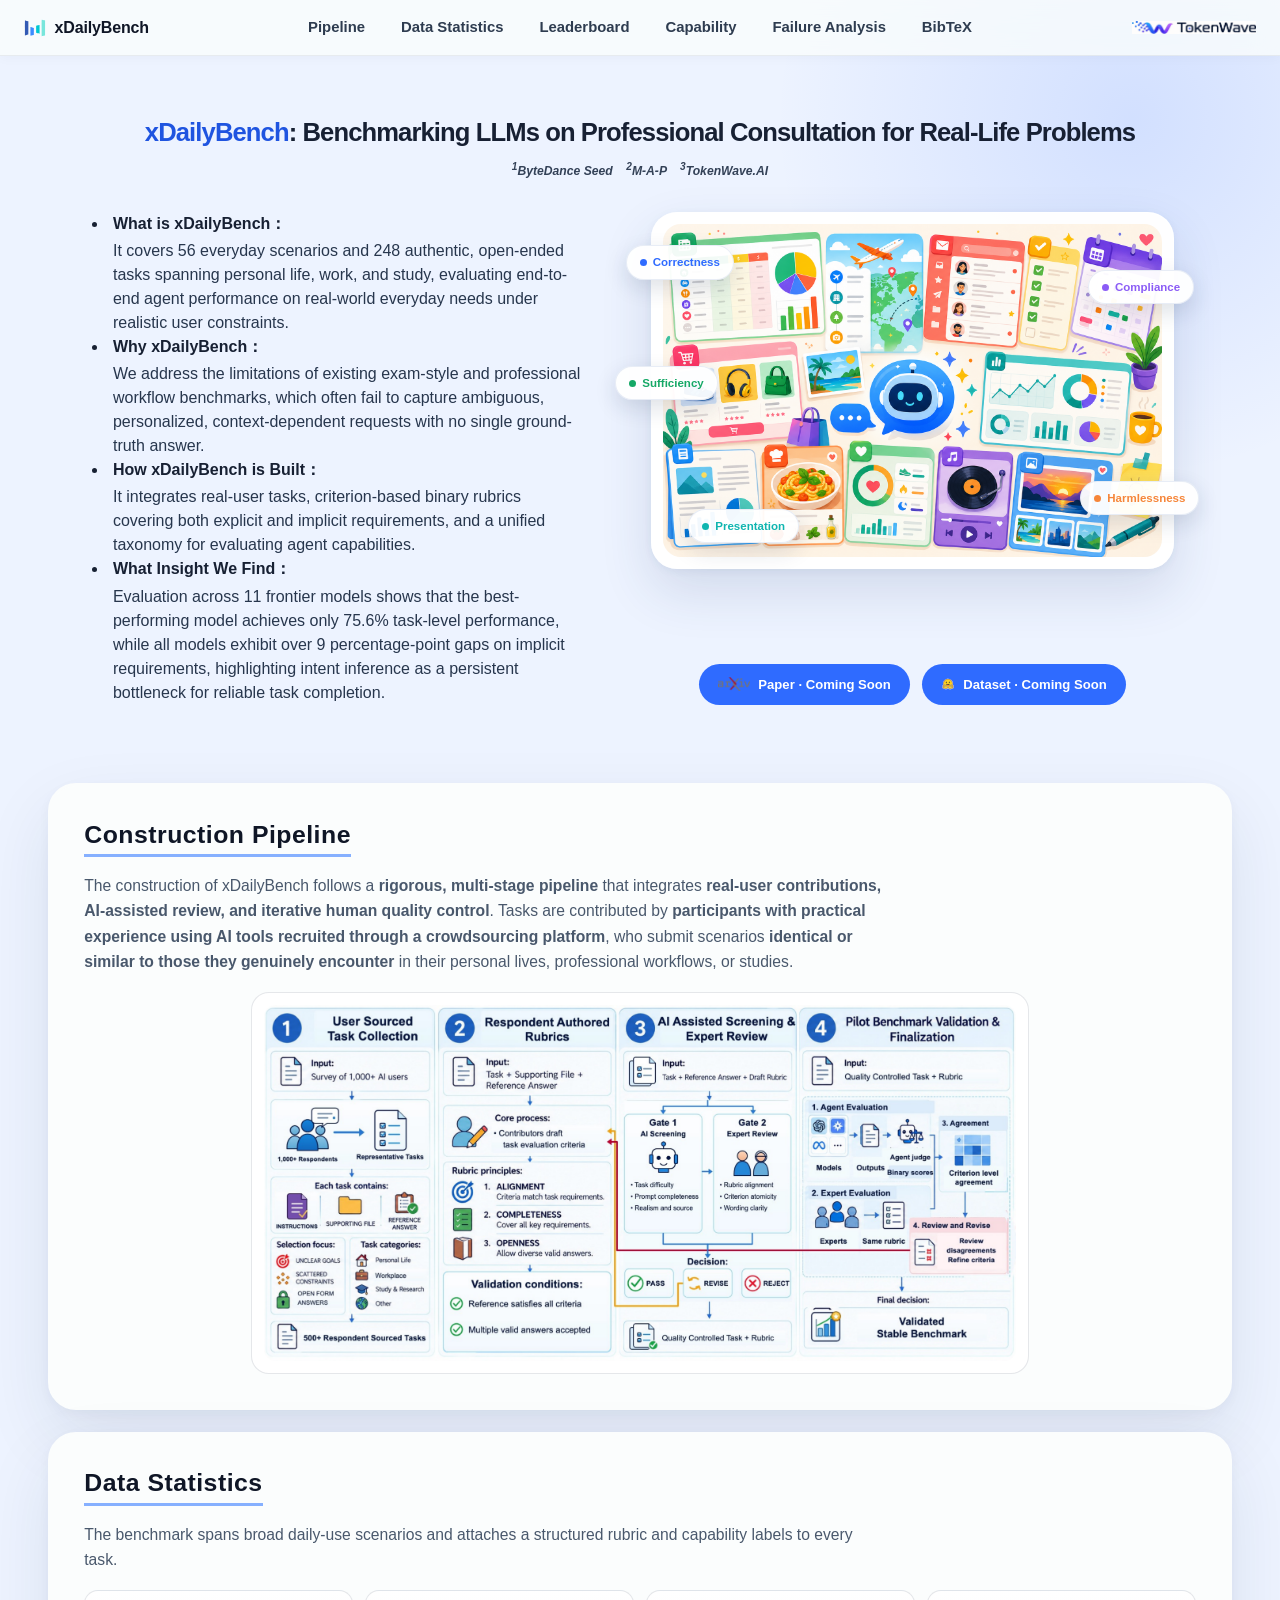
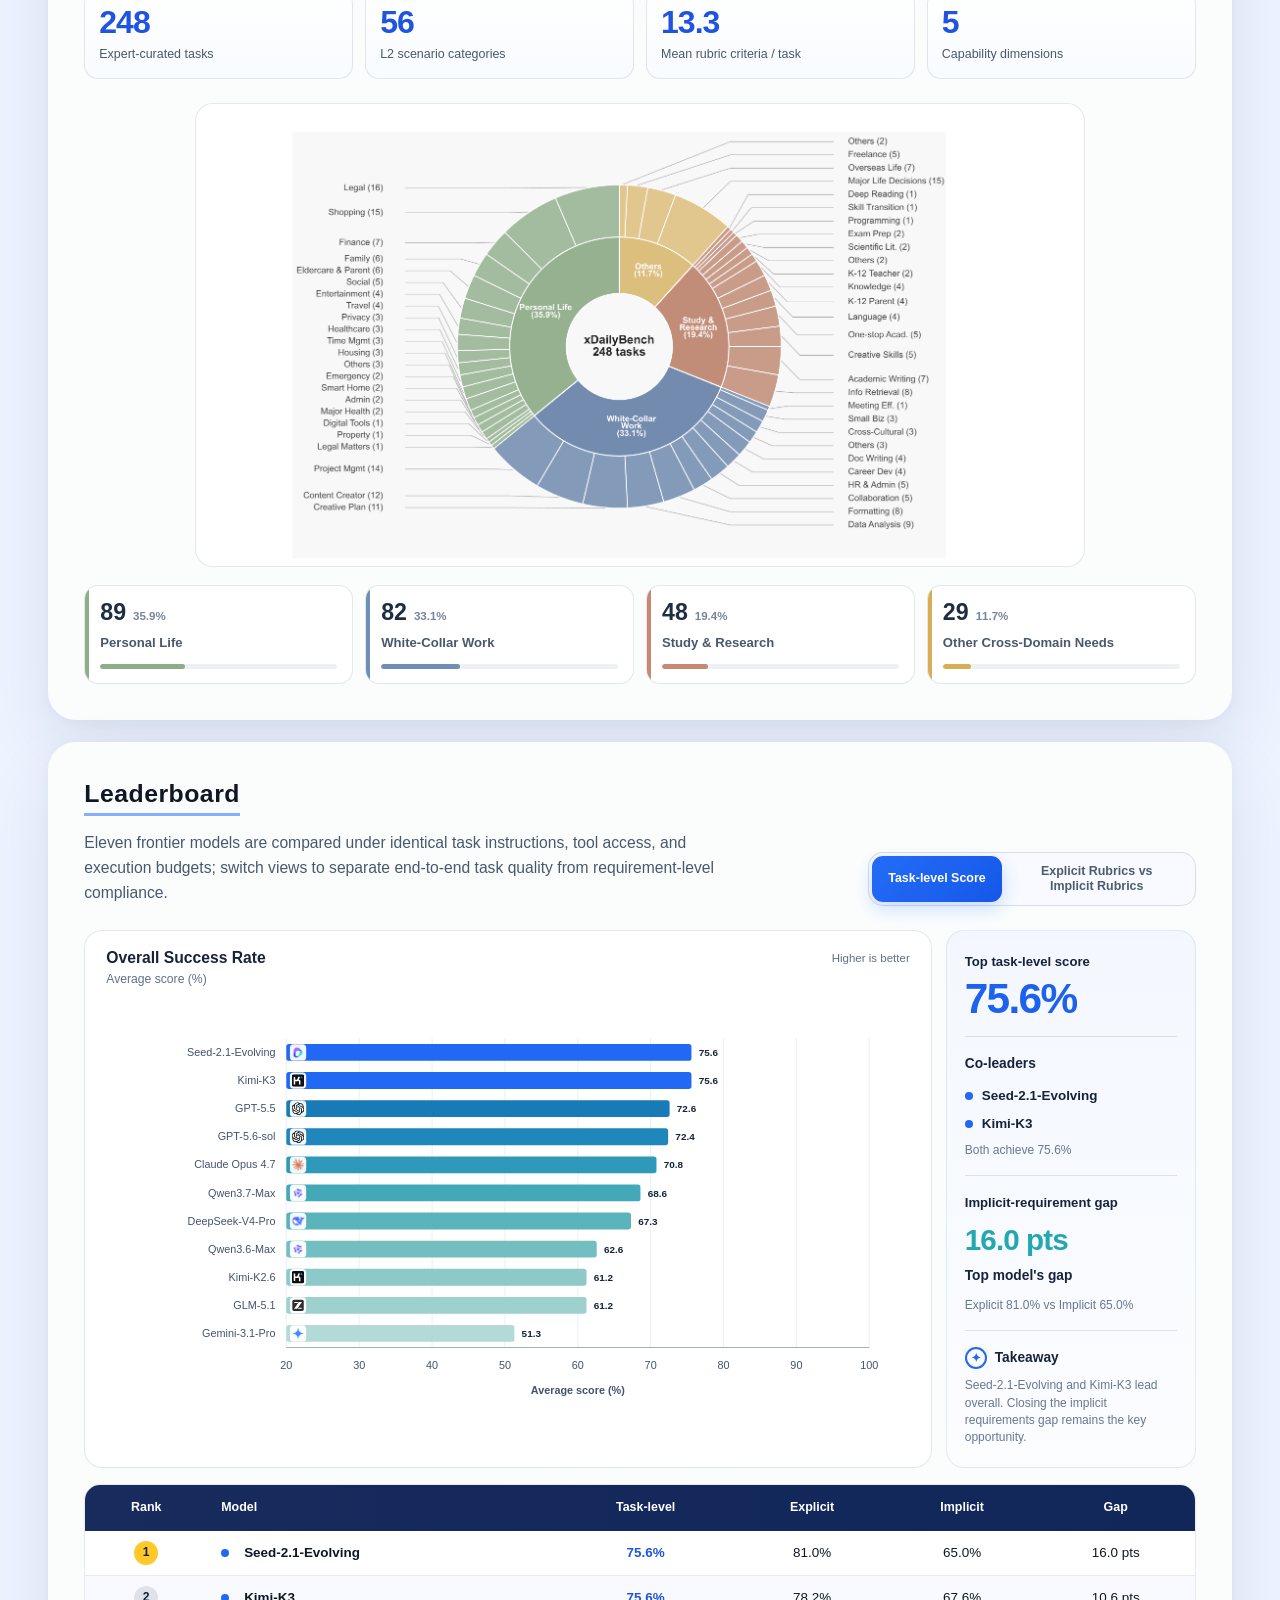
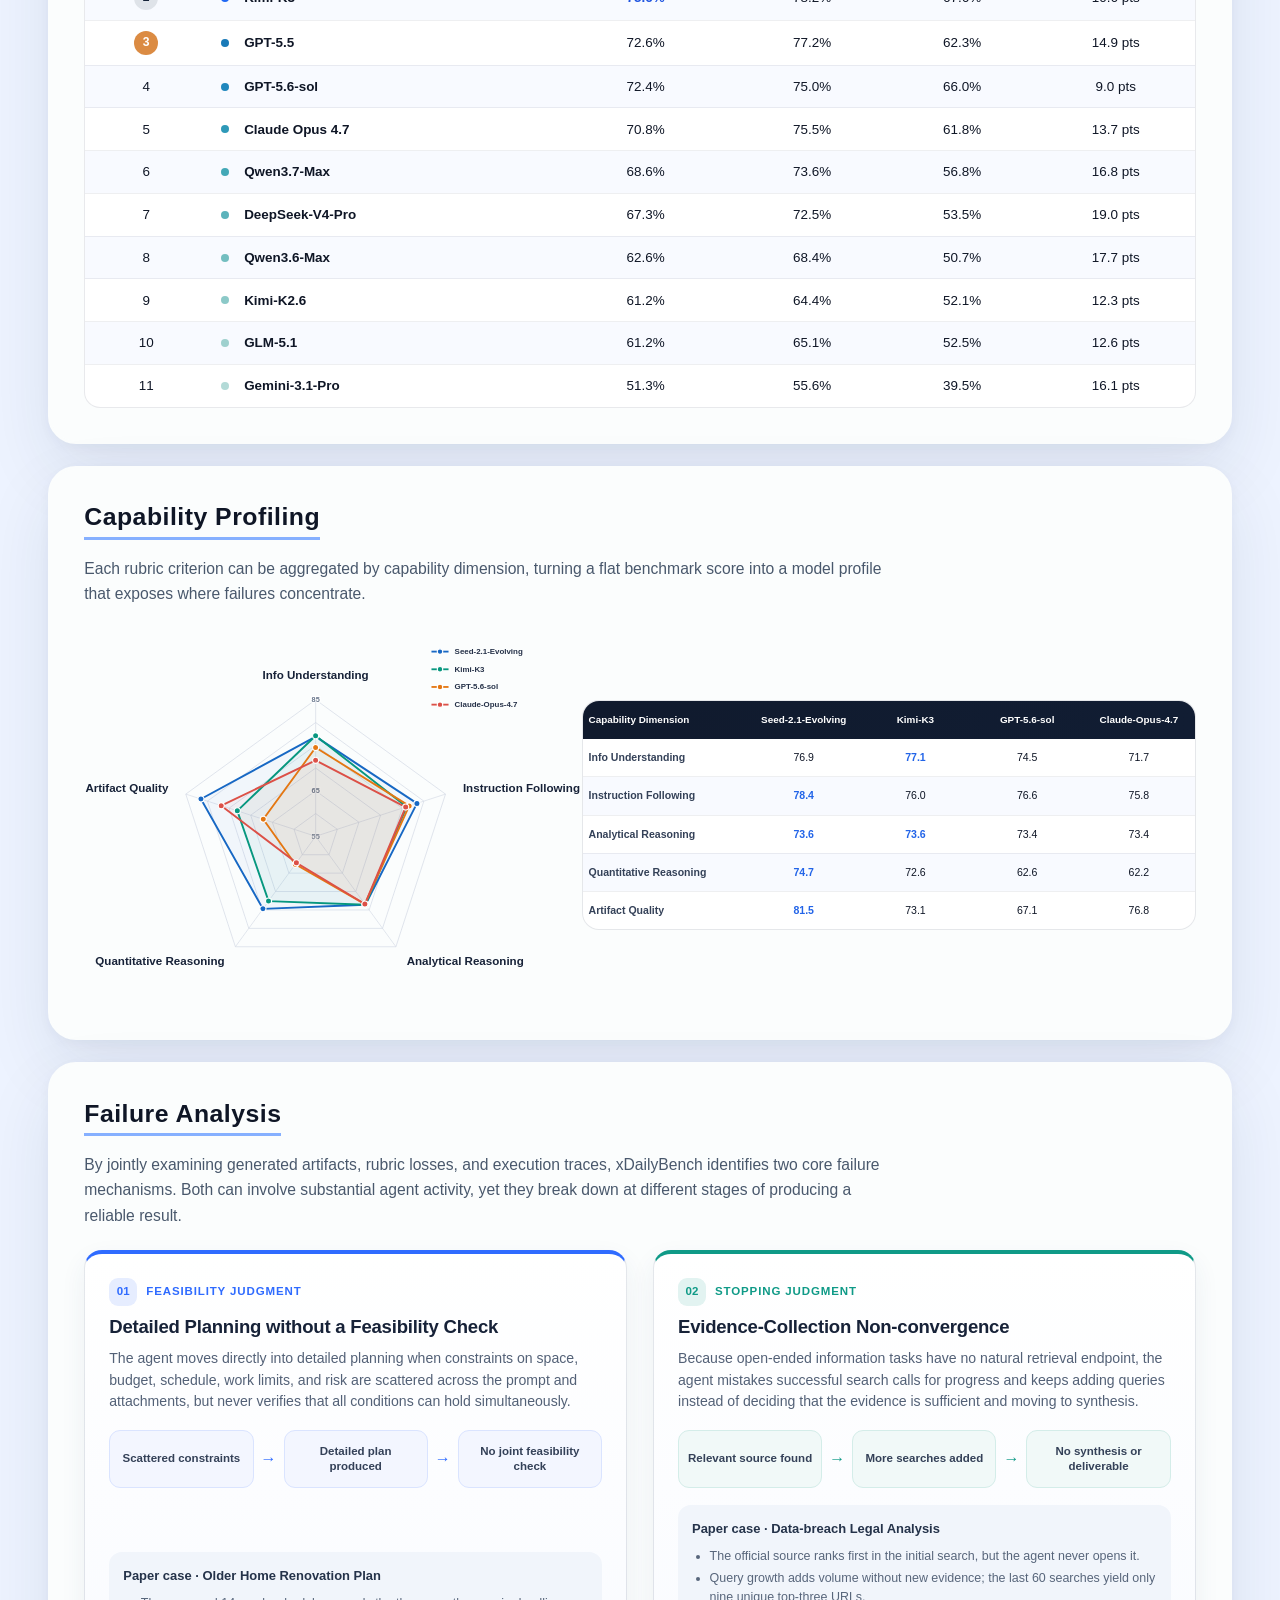
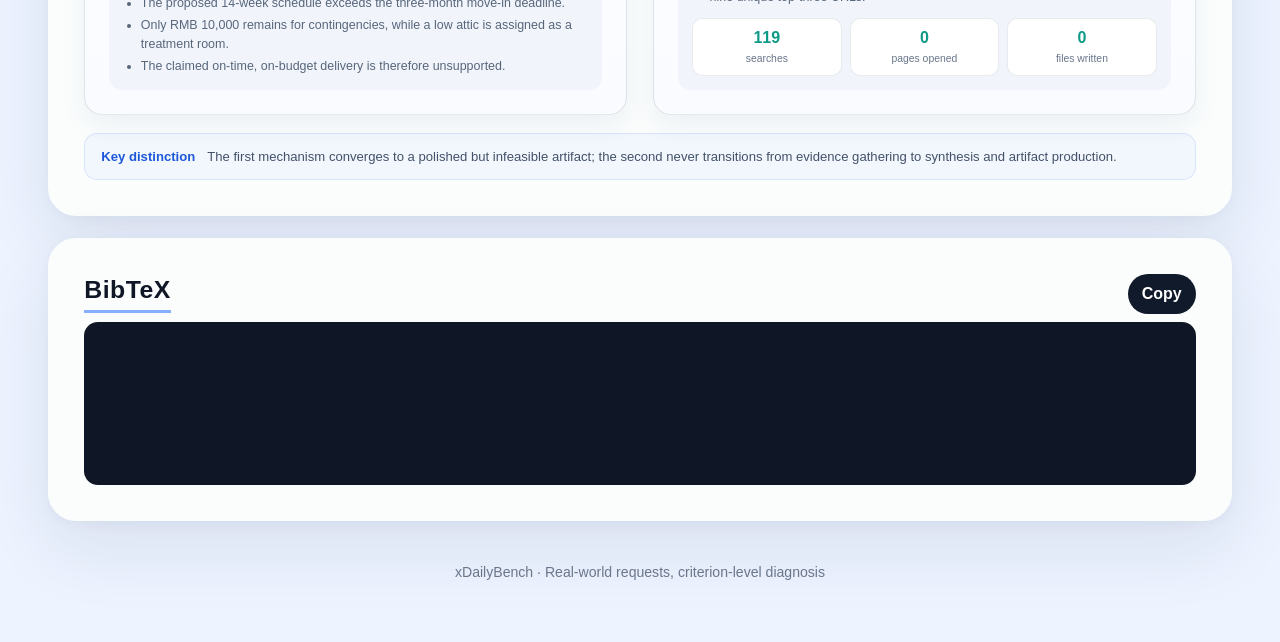
<file: index.html>
<!DOCTYPE html>
<html lang="en">
<head>
  <meta charset="utf-8" />
  <meta name="viewport" content="width=device-width, initial-scale=1" />
  <title>xDailyBench: Benchmarking LLMs on Professional Consultation for Real-Life Problems</title>
  <meta name="description" content="xDailyBench benchmarks large language models on professional consultation for real-life problems." />

  <!-- =========================================================
       XDALIYBENCH EDITABLE HOMEPAGE
       ---------------------------------------------------------
       This version is intentionally reorganized for easy editing.

       Fast edit map:
       1. Theme / spacing / colors: :root variables below
       2. Top navigation: <nav class="site-nav">
       3. Hero copy: #top
       4. Pipeline: #pipeline
       5. Statistics: #stats
       6. Leaderboard data: const leaderboardData at page bottom
       7. Capability: #capability
       8. Failure Analysis: #failure
       9. BibTeX: #bibtex-code

       Images use the existing public GitHub Pages assets so this
       single HTML file can be opened directly in a browser.
       ========================================================= -->

  <style>
    :root {
      /* ===== EDIT: global theme ===== */
      --page-bg: #edf3ff;
      --surface: #fbfdfd;
      --surface-2: #f7faff;
      --text: #0f1626;
      --text-2: #49586c;
      --muted: #75859b;
      --line: rgba(46, 60, 80, 0.12);
      --primary: #2f6bff;
      --primary-hover: #1f54e0;
      --blue: #4a85c4;
      --green: #2f8a57;
      --orange: #cf8642;
      --red: #d65060;
      --radius-xl: 28px;
      --radius-lg: 18px;
      --radius-md: 12px;
      --shadow: 0 28px 70px rgba(24, 39, 75, 0.09), 0 4px 12px rgba(24, 39, 75, 0.04);
      --content-width: 1360px;
      --nav-height: 56px;
    }

    * { box-sizing: border-box; }
    html { scroll-behavior: smooth; background: var(--page-bg); }
    body {
      margin: 0;
      padding: calc(var(--nav-height) + 24px) 24px 48px;
      background: var(--page-bg);
      color: var(--text);
      font-family: Inter, "Segoe UI", "Helvetica Neue", Arial, "Microsoft YaHei", sans-serif;
      font-size: 16px;
      line-height: 1.6;
    }
    img { max-width: 100%; }
    a { color: inherit; }
    button { font: inherit; }

    #top, #pipeline, #stats, #leaderboard, #capability, #failure, #bibtex {
      scroll-margin-top: calc(var(--nav-height) + 16px);
    }

    /* ================= NAVIGATION ================= */
    .site-nav {
      position: fixed;
      inset: 0 0 auto 0;
      z-index: 1000;
      height: var(--nav-height);
      background: rgba(251, 253, 253, 0.80);
      backdrop-filter: blur(14px) saturate(160%);
      -webkit-backdrop-filter: blur(14px) saturate(160%);
      border-bottom: 1px solid rgba(46, 60, 80, 0.08);
      box-shadow: 0 1px 12px rgba(24, 39, 75, 0.04);
    }
    .nav-inner {
      width: min(100%, 1480px);
      height: 100%;
      margin: auto;
      padding: 0 24px;
      display: grid;
      grid-template-columns: minmax(150px, 1fr) auto minmax(150px, 1fr);
      align-items: center;
      gap: 18px;
    }
    .brand {
      display: inline-flex;
      align-items: center;
      gap: 9px;
      text-decoration: none;
      font-weight: 800;
      letter-spacing: -0.01em;
      white-space: nowrap;
    }
    .brand img { width: 1.35em; height: 1.35em; }
    .nav-links {
      display: flex;
      align-items: center;
      justify-self: center;
      gap: clamp(4px, 1.4vw, 20px);
      overflow-x: auto;
      scrollbar-width: none;
    }
    .nav-links::-webkit-scrollbar { display: none; }
    .nav-links a {
      padding: 6px 9px;
      border-radius: 8px;
      text-decoration: none;
      font-size: 0.93rem;
      font-weight: 650;
      color: #2e3c50;
      white-space: nowrap;
      transition: .18s ease;
    }
    .nav-links a:hover { color: var(--primary-hover); background: rgba(47, 107, 255, 0.10); }
    .partner-logo {
      justify-self: end;
      display: inline-flex;
      align-items: center;
      height: 42px;
      padding: 4px 0;
    }
    .partner-logo img {
      display: block;
      width: 124px;
      height: 34px;
      object-fit: contain;
    }

    /* ================= GENERIC LAYOUT ================= */
    .section-card {
      width: min(calc(100% - 48px), var(--content-width));
      margin: 22px auto;
      padding: clamp(22px, 2.6vw, 34px);
      background: var(--surface);
      border: 3px solid var(--surface);
      border-radius: var(--radius-xl);
      box-shadow: var(--shadow);
      overflow: hidden;
    }
    .section-title {
      display: inline-block;
      margin: 0 0 16px;
      padding-bottom: 5px;
      border-bottom: 3px solid #86b0ff;
      font-size: clamp(1.35rem, 2vw, 1.55rem);
      line-height: 1.2;
      letter-spacing: .02em;
    }
    .section-lead {
      margin: 0 0 18px;
      max-width: 92ch;
      color: var(--text-2);
      font-size: .98rem;
    }
    .prose { color: var(--text-2); }
    .prose p { margin: 0 0 12px; }
    .prose p:last-child { margin-bottom: 0; }
    .muted { color: var(--muted); }

    .two-col {
      display: grid;
      grid-template-columns: minmax(0, 1fr) minmax(0, 1fr);
      gap: clamp(20px, 3vw, 32px);
      align-items: center;
    }
    .figure-card {
      margin: 0;
      padding: 12px;
      border: 1px solid var(--line);
      border-radius: var(--radius-lg);
      background: white;
    }
    .figure-card img {
      width: 100%;
      height: auto;
      display: block;
      border-radius: 12px;
    }
    .pipeline-figure {
      width: 70%;
      margin-inline: auto;
    }
    .stats-figure {
      width: 80%;
      margin-inline: auto;
      overflow: hidden;
    }
    .stats-figure .stats-distribution-image {
      margin-top: -5.5%;
      margin-bottom: -2.5%;
    }
    figcaption {
      margin-top: 9px;
      color: var(--muted);
      text-align: center;
      font-size: .82rem;
      line-height: 1.45;
    }

    /* ================= HERO ================= */
    .hero {
      width: min(calc(100% - 48px), 1480px);
      margin: 0 auto 34px;
      padding: 0;
    }
    .hero-shell {
      padding: clamp(34px, 3vw, 48px) clamp(22px, 3.2vw, 48px) clamp(34px, 3.5vw, 52px);
      background: transparent;
      position: relative;
      overflow: visible;
    }
    .hero-shell::before {
      content: "";
      position: absolute;
      width: 720px;
      height: 720px;
      right: -260px;
      top: -320px;
      border-radius: 50%;
      background: radial-gradient(circle, rgba(47,107,255,.14), rgba(47,107,255,0) 70%);
      pointer-events: none;
    }
    .hero-grid {
      position: relative;
      z-index: 1;
      display: grid;
      grid-template-columns: minmax(0, .94fr) minmax(480px, 1.06fr);
      gap: clamp(36px, 4vw, 58px);
      align-items: stretch;
      margin-top: clamp(24px, 2.4vw, 34px);
    }
    .hero-heading {
      position: relative;
      z-index: 2;
      text-align: center;
    }
    .hero-copy {
      min-width: 0;
      display: flex;
      flex-direction: column;
      justify-content: flex-start;
    }
    .hero-title {
      margin: 0;
      max-width: none;
      color: #172033;
      font-size: clamp(1.45rem, 2vw, 2rem);
      line-height: 1.12;
      letter-spacing: -0.035em;
      font-weight: 720;
      white-space: nowrap;
    }
    .hero-title strong {
      color: var(--primary-hover);
      font-weight: 850;
      letter-spacing: -0.035em;
    }
    .affiliation {
      margin: 12px 0 0;
      color: #334157;
      text-align: center;
      font-size: clamp(.76rem, .9vw, .88rem);
      font-style: italic;
      font-weight: 550;
    }
    .hero-bullets {
      margin: 0;
      padding-left: 1.2em;
      list-style: disc;
      color: #27364d;
      height: 100%;
      display: flex;
      flex-direction: column;
      justify-content: space-between;
    }
    .hero-bullets li {
      margin: 0;
      padding-left: .3em;
      font-size: clamp(1rem, 1.12vw, 1.1rem);
      line-height: 1.5;
    }
    .hero-bullets li:last-child { margin-bottom: 0; }
    .hero-bullets li::marker { color: #172033; }
    .hero-point-title,
    .hero-point-body {
      display: block;
    }
    .hero-point-title {
      margin-bottom: 4px;
      color: #172033;
      font-weight: 780;
      line-height: 1.38;
    }
    .hero-point-body {
      font-weight: 400;
    }
    .hero-visual {
      position: relative;
      min-width: 0;
      display: flex;
      flex-direction: column;
      justify-content: space-between;
      align-self: stretch;
      padding-top: 0;
    }
    .hero-image-wrap {
      position: relative;
      width: 94%;
      margin-inline: auto;
      padding: 11px;
      background: rgba(255,255,255,.96);
      border: 1px solid rgba(255,255,255,.96);
      border-radius: 26px;
      box-shadow: 0 22px 52px rgba(40,64,116,.14), 0 2px 8px rgba(40,64,116,.06);
    }
    .hero-image { width: 100%; display: block; border-radius: 18px; }
    .cap-pill {
      position: absolute;
      padding: 7px 13px;
      border-radius: 999px;
      background: rgba(255,255,255,.95);
      border: 1px solid rgba(231,237,246,.95);
      box-shadow: 0 8px 22px rgba(24,39,75,.14);
      font-size: clamp(.72rem, .86vw, .84rem);
      font-weight: 760;
      white-space: nowrap;
    }
    .cap-pill::before {
      content: "";
      width: 7px; height: 7px;
      display: inline-block;
      margin-right: 6px;
      border-radius: 50%;
      background: currentColor;
    }
    .pill-1 { left: -5%; top: 9%; color: var(--primary); }
    .pill-2 { left: -7%; top: 43%; color: #15a866; }
    .pill-3 { right: -4%; top: 16%; color: #8b5cf6; }
    .pill-4 { right: -5%; bottom: 15%; color: #f6863a; }
    .pill-5 { left: 7%; bottom: 7%; color: #0fb5b0; }

    .hero-actions {
      display: flex;
      flex-wrap: wrap;
      justify-content: center;
      gap: 12px;
      margin-top: 24px;
    }
    .cta {
      display: inline-flex;
      align-items: center;
      gap: 8px;
      padding: 10px 19px;
      border-radius: 999px;
      background: var(--primary);
      color: white;
      text-decoration: none;
      font-size: clamp(.82rem, 1vw, .94rem);
      font-weight: 700;
      transition: .16s ease;
    }
    .cta:hover { transform: translateY(-1px); background: var(--primary-hover); }
    .cta.disabled { opacity: .72; pointer-events: none; }
    .cta img { height: 1.1em; width: auto; }

    /* ================= STATISTICS ================= */
    .kpi-grid {
      display: grid;
      grid-template-columns: repeat(4, minmax(0, 1fr));
      gap: 12px;
      margin: 18px 0 24px;
    }
    .kpi {
      padding: 15px 14px;
      border: 1px solid var(--line);
      border-radius: 14px;
      background: linear-gradient(180deg, #fff, #f8fbff);
    }
    .kpi-value {
      display: block;
      font-size: clamp(1.45rem, 2.5vw, 2.1rem);
      font-weight: 840;
      line-height: 1.05;
      letter-spacing: -.03em;
      color: #1f54e0;
    }
    .kpi-label { display: block; margin-top: 6px; color: var(--text-2); font-size: .78rem; line-height: 1.35; }

    .table-wrap {
      width: 100%;
      overflow-x: auto;
      border: 1px solid var(--line);
      border-radius: 14px;
      background: #fff;
    }
    table { width: 100%; border-collapse: collapse; font-size: .88rem; }
    th, td { padding: 10px 12px; border-bottom: 1px solid rgba(46,60,80,.08); text-align: center; white-space: nowrap; }
    th { background: #f6f9fe; color: #334157; font-weight: 760; }
    td:first-child, th:first-child { text-align: left; }
    tbody tr:last-child td { border-bottom: 0; }
    tbody tr:hover { background: #fbfdff; }
    .best { color: var(--primary-hover); font-weight: 800; }
    .tier-dot { width: 8px; height: 8px; border-radius: 50%; display: inline-block; margin-right: 7px; }

    .pill-list { display: flex; flex-wrap: wrap; gap: 7px; }
    .pill-list span {
      padding: 5px 9px;
      border-radius: 999px;
      border: 1px solid rgba(47,107,255,.16);
      background: rgba(47,107,255,.06);
      color: #3a4a62;
      font-size: .77rem;
    }

    /* ================= CAPABILITY RADAR ================= */
    .capability-profile {
      display: grid;
      grid-template-columns: minmax(0, .86fr) minmax(0, 1.14fr);
      gap: clamp(20px, 3vw, 34px);
      align-items: center;
      margin-top: 20px;
    }
    .radar-figure {
      margin: 0;
      min-width: 0;
    }
    #capabilityRadar {
      display: block;
      width: 100%;
      height: auto;
      overflow: visible;
    }
    .radar-grid { fill: none; stroke: #d2d9e4; stroke-width: 1.1; }
    .radar-grid.inner { stroke-dasharray: none; }
    .radar-axis { stroke: #d1d8e3; stroke-width: 1; }
    .radar-label { fill: #172238; font-size: 19px; font-weight: 780; }
    .radar-scale {
      fill: #69778c;
      stroke: #fff;
      stroke-width: 4px;
      paint-order: stroke fill;
      font-size: 12px;
      font-weight: 700;
    }
    .radar-legend { fill: #253148; font-size: 13px; font-weight: 700; }
    .capability-table-wrap {
      overflow: hidden;
      border: 1px solid var(--line);
      border-radius: 17px;
      background: #fff;
    }
    .capability-table {
      width: 100%;
      min-width: 0;
      table-layout: fixed;
      font-size: clamp(.66rem, .72vw, .82rem);
    }
    .capability-table thead { background: linear-gradient(90deg, #101a2d, #111d33); }
    .capability-table th {
      padding: 13px 6px;
      border: 0;
      background: transparent;
      color: #fff;
      font-size: clamp(.62rem, .67vw, .76rem);
      line-height: 1.22;
      white-space: normal;
      overflow-wrap: anywhere;
    }
    .capability-table th:first-child,
    .capability-table td:first-child { width: 27%; }
    .capability-table th:not(:first-child),
    .capability-table td:not(:first-child) { width: 18.25%; }
    .capability-table td {
      padding: 12px 6px;
      line-height: 1.25;
      white-space: normal;
      overflow-wrap: anywhere;
    }
    .capability-table tbody tr:nth-child(even) { background: #f8faff; }
    .capability-table td:first-child { color: #344158; font-weight: 650; white-space: normal; }
    .capability-table .best { color: #2264e8; }

    @media (max-width: 980px) {
      .capability-profile { grid-template-columns: 1fr; }
      .radar-figure { max-width: 720px; margin-inline: auto; }
    }

    .pipeline-steps {
      display: grid;
      grid-template-columns: repeat(4, minmax(0, 1fr));
      gap: 10px;
      margin: 18px 0;
    }
    .pipeline-step {
      padding: 14px;
      border: 1px solid var(--line);
      border-radius: 14px;
      background: #fff;
    }
    .pipeline-step span {
      display: block;
      margin-bottom: 5px;
      color: var(--primary-hover);
      font-size: .75rem;
      font-weight: 800;
    }
    .pipeline-step strong {
      display: block;
      color: #233047;
      font-size: .9rem;
      line-height: 1.35;
    }
    .pipeline-step p {
      margin: 5px 0 0;
      color: var(--muted);
      font-size: .78rem;
      line-height: 1.45;
    }

    .domain-grid {
      display: grid;
      grid-template-columns: repeat(4, minmax(0, 1fr));
      gap: 12px;
      margin-top: 18px;
    }
    .domain-card {
      --domain-color: var(--primary);
      position: relative;
      padding: 15px 15px 14px;
      border: 1px solid var(--line);
      border-radius: 14px;
      background: #fff;
      overflow: hidden;
    }
    .domain-card::before {
      content: "";
      position: absolute;
      inset: 0 auto 0 0;
      width: 4px;
      background: var(--domain-color);
    }
    .domain-value {
      display: flex;
      align-items: baseline;
      gap: 7px;
      color: #1f2d43;
      font-size: 1.45rem;
      font-weight: 840;
      line-height: 1;
    }
    .domain-value small { color: var(--muted); font-size: .72rem; font-weight: 700; }
    .domain-name { margin-top: 8px; color: var(--text-2); font-size: .82rem; font-weight: 700; }
    .domain-bar {
      height: 5px;
      margin-top: 11px;
      border-radius: 999px;
      background: #edf1f6;
      overflow: hidden;
    }
    .domain-bar span { display: block; height: 100%; border-radius: inherit; background: var(--domain-color); }

    /* ================= LEADERBOARD ================= */
    .leaderboard-head {
      display: flex;
      align-items: flex-end;
      justify-content: space-between;
      gap: 28px;
      margin-bottom: 24px;
    }
    .leaderboard-intro { min-width: 0; }
    .leaderboard-intro .section-title { margin-bottom: 14px; }
    .leaderboard-intro .section-lead { margin: 0; max-width: 76ch; }
    .tabs {
      display: flex;
      flex: 0 0 auto;
      gap: 0;
      margin: 0;
      padding: 3px;
      border: 1px solid rgba(51, 70, 100, .16);
      border-radius: 15px;
      background: #f8faff;
    }
    .tabs button {
      appearance: none;
      max-width: 190px;
      min-height: 46px;
      border: 0;
      border-radius: 11px;
      background: transparent;
      color: #4d5b70;
      padding: 8px 16px;
      font-size: .78rem;
      font-weight: 760;
      line-height: 1.2;
      cursor: pointer;
      transition: background .18s ease, color .18s ease, box-shadow .18s ease;
    }
    .tabs button.active {
      color: white;
      background: linear-gradient(135deg, #246cf7, #1558e8);
      box-shadow: 0 7px 18px rgba(36, 108, 247, .22);
    }
    .leaderboard-analytics {
      display: grid;
      grid-template-columns: minmax(0, 1fr) 250px;
      gap: 14px;
      align-items: stretch;
    }
    .chart-panel {
      min-width: 0;
      padding: 18px 16px 10px;
      border: 1px solid var(--line);
      border-radius: 18px;
      background: #fff;
      overflow-x: auto;
    }
    .chart-panel-head {
      display: flex;
      align-items: flex-start;
      justify-content: space-between;
      gap: 16px;
      padding: 0 5px 5px;
    }
    .chart-panel-head strong { display: block; color: #17233a; font-size: .98rem; line-height: 1.2; }
    .chart-panel-head small { display: block; margin-top: 3px; color: #61708a; font-size: .76rem; }
    .chart-panel-head > span { color: #61708a; font-size: .72rem; white-space: nowrap; }
    #lbChart { width: 100%; min-width: 690px; height: auto; display: block; }
    .grid-line { stroke: #e8edf4; stroke-width: 1; }
    .axis-text { fill: #43526c; font-size: 12px; }
    .axis-title { fill: #43526c; font-size: 12px; font-weight: 750; }
    .value-label { fill: #17233a; font-size: 11px; font-weight: 760; }
    .legend-text { fill: #526078; font-size: 11px; }
    .insight-panel {
      padding: 20px 18px;
      border: 1px solid rgba(47, 107, 255, .13);
      border-radius: 18px;
      background: linear-gradient(180deg, #f4f7ff, #fbfdff);
      color: #17233a;
    }
    .insight-label { margin: 0; font-size: .82rem; font-weight: 780; }
    .insight-value {
      margin: 6px 0 12px;
      color: #1d62ed;
      font-size: 2.65rem;
      font-weight: 850;
      line-height: 1;
      letter-spacing: -.04em;
    }
    .insight-rule { height: 1px; margin: 16px 0; background: rgba(60, 80, 115, .15); }
    .insight-subtitle { margin: 0 0 10px; font-size: .86rem; font-weight: 780; }
    .co-leader { display: flex; align-items: center; gap: 9px; margin: 7px 0; font-size: .84rem; font-weight: 700; }
    .co-leader::before { content: ""; width: 8px; height: 8px; flex: 0 0 auto; border-radius: 50%; background: #2168f4; }
    .insight-muted { margin: 7px 0 0; color: #687791; font-size: .75rem; line-height: 1.45; }
    .gap-value { margin: 3px 0 1px; color: #23a7b0; font-size: 1.85rem; font-weight: 850; letter-spacing: -.03em; }
    .takeaway { display: flex; align-items: center; gap: 8px; margin: 0 0 8px; font-size: .86rem; font-weight: 780; }
    .takeaway-icon {
      display: inline-grid;
      place-items: center;
      width: 22px;
      height: 22px;
      border: 2px solid #2168f4;
      border-radius: 50%;
      color: #2168f4;
      font-size: .72rem;
    }
    .leaderboard-table-wrap {
      margin-top: 16px;
      overflow-x: auto;
      border: 1px solid rgba(46, 60, 80, .11);
      border-radius: 16px;
      background: white;
    }
    #leaderboardTable { min-width: 720px; font-size: .84rem; }
    #leaderboardTable thead { background: linear-gradient(90deg, #172b5d, #112659); }
    #leaderboardTable th {
      padding: 13px 14px;
      border: 0;
      background: transparent;
      color: #fff;
      font-size: .78rem;
      text-align: center;
      text-transform: none;
      letter-spacing: 0;
    }
    #leaderboardTable th:nth-child(2) { text-align: left; }
    #leaderboardTable td { padding: 10px 14px; text-align: center; }
    #leaderboardTable td:nth-child(2) { text-align: left; }
    #leaderboardTable tbody tr:nth-child(even) { background: #f8faff; }
    .rank-badge {
      display: inline-grid;
      place-items: center;
      width: 24px;
      height: 24px;
      border-radius: 50%;
      color: #152238;
      font-size: .76rem;
      font-weight: 800;
    }
    .rank-1 { background: #ffc928; }
    .rank-2 { background: #dfe3e9; }
    .rank-3 { background: #db8b43; color: white; }
    .model-cell { display: inline-flex; align-items: center; gap: 8px; font-weight: 650; }
    @media (max-width: 980px) {
      .leaderboard-head { align-items: flex-start; flex-direction: column; gap: 16px; }
      .leaderboard-analytics { grid-template-columns: 1fr; }
      .insight-panel { display: grid; grid-template-columns: repeat(3, minmax(0,1fr)); gap: 18px; }
      .insight-rule { display: none; }
    }
    @media (max-width: 620px) {
      .tabs { width: 100%; }
      .tabs button { flex: 1; padding-inline: 9px; }
      .insight-panel { display: block; }
      .insight-rule { display: block; }
    }

    /* ================= FAILURE ANALYSIS ================= */
    .failure-grid {
      display: grid;
      grid-template-columns: repeat(2, minmax(0, 1fr));
      gap: clamp(16px, 2.3vw, 26px);
      margin-top: 22px;
    }
    .failure-card {
      --failure-accent: #2f6bff;
      display: flex;
      min-width: 0;
      flex-direction: column;
      padding: clamp(18px, 2vw, 24px);
      border: 1px solid rgba(48, 68, 101, .13);
      border-top: 4px solid var(--failure-accent);
      border-radius: 18px;
      background: linear-gradient(180deg, #fff 0%, #f9fbff 100%);
      box-shadow: 0 10px 26px rgba(40, 64, 116, .07);
    }
    .failure-card.evidence { --failure-accent: #0f9a87; }
    .failure-kicker {
      display: flex;
      align-items: center;
      gap: 9px;
      margin-bottom: 9px;
      color: var(--failure-accent);
      font-size: .72rem;
      font-weight: 820;
      letter-spacing: .075em;
      text-transform: uppercase;
    }
    .failure-number {
      display: inline-grid;
      width: 28px;
      height: 28px;
      place-items: center;
      border-radius: 9px;
      background: color-mix(in srgb, var(--failure-accent) 12%, white);
      font-size: .72rem;
      letter-spacing: 0;
    }
    .failure-card h3 {
      margin: 0;
      color: #172238;
      font-size: clamp(1.08rem, 1.45vw, 1.28rem);
      line-height: 1.25;
      letter-spacing: -.012em;
    }
    .failure-definition {
      margin: 10px 0 0;
      color: #536177;
      font-size: .88rem;
      line-height: 1.55;
    }
    .failure-flow {
      display: grid;
      grid-template-columns: 1fr auto 1fr auto 1fr;
      align-items: stretch;
      gap: 7px;
      margin: 17px 0;
    }
    .failure-flow span {
      display: grid;
      min-height: 58px;
      padding: 9px;
      place-items: center;
      border: 1px solid color-mix(in srgb, var(--failure-accent) 18%, white);
      border-radius: 11px;
      background: color-mix(in srgb, var(--failure-accent) 6%, white);
      color: #344158;
      text-align: center;
      font-size: .72rem;
      font-weight: 720;
      line-height: 1.35;
    }
    .failure-flow b {
      align-self: center;
      color: var(--failure-accent);
      font-size: 1rem;
    }
    .failure-case {
      margin-top: auto;
      padding: 14px;
      border-radius: 13px;
      background: #f1f5fb;
    }
    .failure-case-title {
      display: block;
      margin-bottom: 7px;
      color: #25334a;
      font-size: .81rem;
      font-weight: 800;
    }
    .failure-case ul {
      margin: 0;
      padding-left: 1.1rem;
      color: #58667b;
      font-size: .78rem;
      line-height: 1.48;
    }
    .failure-case li + li { margin-top: 4px; }
    .failure-metrics {
      display: grid;
      grid-template-columns: repeat(3, minmax(0, 1fr));
      gap: 8px;
      margin-top: 12px;
    }
    .failure-metric {
      padding: 10px 8px;
      border: 1px solid rgba(48, 68, 101, .11);
      border-radius: 10px;
      background: white;
      text-align: center;
    }
    .failure-metric strong {
      display: block;
      color: var(--failure-accent);
      font-size: 1rem;
      line-height: 1.15;
    }
    .failure-metric span {
      display: block;
      margin-top: 4px;
      color: #69768a;
      font-size: .65rem;
      line-height: 1.25;
    }
    .failure-takeaway {
      display: grid;
      grid-template-columns: auto 1fr;
      gap: 12px;
      align-items: center;
      margin-top: 18px;
      padding: 13px 16px;
      border: 1px solid rgba(47, 107, 255, .13);
      border-radius: 13px;
      background: rgba(47, 107, 255, .045);
      color: #435169;
      font-size: .82rem;
      line-height: 1.45;
    }
    .failure-takeaway strong { color: #1d58d9; }

    /* ================= BIBTEX ================= */
    .bibtex-head { display: flex; align-items: center; justify-content: space-between; gap: 16px; }
    .copy-btn {
      border: 0;
      border-radius: 999px;
      padding: 7px 14px;
      background: #111a2a;
      color: white;
      cursor: pointer;
      font-weight: 700;
    }
    pre {
      margin: 8px 0 0;
      padding: 18px 20px;
      min-height: 163px;
      overflow-x: auto;
      border-radius: 14px;
      background: #0f1626;
      color: #e6edf3;
      font: .85rem/1.55 ui-monospace, SFMono-Regular, Menlo, Monaco, Consolas, monospace;
    }
    .footer {
      text-align: center;
      padding: 18px 0 10px;
      color: #6a768c;
      font-size: .88rem;
    }

    /* ================= RESPONSIVE ================= */
    @media (max-width: 1100px) {
      .hero-shell { padding: 42px 20px 34px; }
      .hero-grid {
        grid-template-columns: minmax(0, .94fr) minmax(400px, 1.06fr);
        gap: 32px;
      }
      .hero-visual { padding-top: 0; }
      .hero-bullets li { font-size: .96rem; }
    }
    @media (max-width: 920px) {
      .nav-inner { grid-template-columns: auto 1fr auto; gap: 8px; }
      .nav-links { gap: 2px; }
      .nav-links a { padding-inline: 6px; font-size: .82rem; }
      .partner-logo img { width: 92px; }
      .hero-grid { grid-template-columns: minmax(0, .94fr) minmax(360px, 1.06fr); gap: 26px; }
      .hero-bullets li { font-size: .9rem; line-height: 1.46; }
      .affiliation { font-size: .9rem; }
    }
    @media (max-width: 760px) {
      .hero-grid, .two-col { grid-template-columns: 1fr; }
      .hero-title { white-space: normal; }
      .hero-copy { display: block; }
      .hero-bullets { height: auto; display: block; }
      .hero-bullets li { margin-bottom: 12px; }
      .hero-visual { max-width: 760px; margin-inline: auto; padding-top: 8px; justify-content: flex-start; }
      .kpi-grid { grid-template-columns: repeat(3, minmax(0,1fr)); }
      .pipeline-steps, .domain-grid { grid-template-columns: repeat(2, minmax(0, 1fr)); }
      .failure-grid { grid-template-columns: 1fr; }
    }
    @media (max-width: 720px) {
      body { padding-left: 0; padding-right: 0; }
      .hero { width: calc(100% - 24px); }
      .section-card { width: calc(100% - 24px); }
      .nav-inner { padding: 0 12px; }
      .brand span { display: none; }
      .partner-logo img { width: 72px; }
      .hero-shell { padding: 34px 6px 24px; }
      .hero-title {
        font-size: clamp(1.7rem, 8vw, 2.45rem);
        letter-spacing: -0.045em;
      }
      .kpi-grid { grid-template-columns: repeat(2, minmax(0,1fr)); }
      .cap-pill { font-size: .68rem; }
      .hero-bullets { padding-left: 1.1em; }
      .pipeline-steps, .domain-grid { grid-template-columns: 1fr; }
      .failure-flow { grid-template-columns: 1fr; }
      .failure-flow b { justify-self: center; transform: rotate(90deg); }
      .chart-context { align-items: flex-start; flex-direction: column; gap: 3px; }
      .chart-context span { text-align: left; }
    }

    @media (prefers-reduced-motion: reduce) {
      html { scroll-behavior: auto; }
      *, *::before, *::after { animation-duration: .01ms !important; animation-iteration-count: 1 !important; transition-duration: .01ms !important; }
    }

    :focus-visible { outline: 3px solid rgba(47, 107, 255, .35); outline-offset: 3px; }
  </style>
</head>
<body>

  <!-- =========================
       1. TOP NAVIGATION
       EDIT labels / order here
       ========================= -->
  <nav class="site-nav" aria-label="Page sections">
    <div class="nav-inner">
      <a class="brand" href="#top">
        <img src="static/images/bytedance-color.svg" alt="ByteDance" />
        <span>xDailyBench</span>
      </a>
      <div class="nav-links">
        <a href="#pipeline">Pipeline</a>
        <a href="#stats">Data Statistics</a>
        <a href="#leaderboard">Leaderboard</a>
        <a href="#capability">Capability</a>
        <a href="#failure">Failure Analysis</a>
        <a href="#bibtex">BibTeX</a>
      </div>
      <div class="partner-logo" aria-label="TokenWave">
        <img src="static/images/tokenwave_logo_trimmed.png" alt="TokenWave" />
      </div>
    </div>
  </nav>

  <main>
    <!-- =========================
         2. HERO
         EDIT: title, affiliations, bullets, CTA links, hero image
         ========================= -->
    <section class="hero" id="top">
      <div class="hero-shell">
        <header class="hero-heading">
          <h1 class="hero-title">
            <strong>xDailyBench</strong>: Benchmarking LLMs on Professional Consultation for Real-Life Problems
          </h1>
          <p class="affiliation"><sup>1</sup>ByteDance Seed &nbsp;&nbsp; <sup>2</sup>M-A-P &nbsp;&nbsp; <sup>3</sup>TokenWave.AI</p>
        </header>

        <div class="hero-grid">
          <div class="hero-copy">
            <ul class="hero-bullets">
              <li>
                <strong class="hero-point-title">What is xDailyBench：</strong>
                <span class="hero-point-body">It covers 56 everyday scenarios and 248 authentic, open-ended tasks spanning personal life, work, and study, evaluating end-to-end agent performance on real-world everyday needs under realistic user constraints.</span>
              </li>
              <li>
                <strong class="hero-point-title">Why xDailyBench：</strong>
                <span class="hero-point-body">We address the limitations of existing exam-style and professional workflow benchmarks, which often fail to capture ambiguous, personalized, context-dependent requests with no single ground-truth answer.</span>
              </li>
              <li>
                <strong class="hero-point-title">How xDailyBench is Built：</strong>
                <span class="hero-point-body">It integrates real-user tasks, criterion-based binary rubrics covering both explicit and implicit requirements, and a unified taxonomy for evaluating agent capabilities.</span>
              </li>
              <li>
                <strong class="hero-point-title">What Insight We Find：</strong>
                <span class="hero-point-body">Evaluation across 11 frontier models shows that the best-performing model achieves only 75.6% task-level performance, while all models exhibit over 9 percentage-point gaps on implicit requirements, highlighting intent inference as a persistent bottleneck for reliable task completion.</span>
              </li>
            </ul>
          </div>

          <div class="hero-visual">
            <div class="hero-image-wrap">
              <img class="hero-image" src="static/images/hero_daily_tasks_v2.png" alt="Daily-life task collage" />
              <span class="cap-pill pill-1">Correctness</span>
              <span class="cap-pill pill-2">Sufficiency</span>
              <span class="cap-pill pill-3">Compliance</span>
              <span class="cap-pill pill-4">Harmlessness</span>
              <span class="cap-pill pill-5">Presentation</span>
            </div>
            <div class="hero-actions">
              <!-- EDIT: replace this href with the published paper URL -->
              <a class="cta" href="https://arxiv.org/" target="_blank" rel="noopener noreferrer">
                <img src="static/images/arxiv-logo-1.png" alt="arXiv" />
                Paper · Coming Soon
              </a>
              <!-- EDIT: replace this href with the published dataset URL -->
              <a class="cta" href="https://huggingface.co/datasets" target="_blank" rel="noopener noreferrer">
                <img src="static/images/hf-logo.svg" alt="Hugging Face" />
                Dataset · Coming Soon
              </a>
            </div>
          </div>
        </div>
      </div>
    </section>

    <!-- =========================
         3. CONSTRUCTION PIPELINE
         EDIT: prose + image
         ========================= -->
    <section class="section-card" id="pipeline">
      <h2 class="section-title">Construction Pipeline</h2>
      <p class="section-lead">The construction of xDailyBench follows a <strong>rigorous, multi-stage pipeline</strong> that integrates <strong>real-user contributions, AI-assisted review, and iterative human quality control</strong>. Tasks are contributed by <strong>participants with practical experience using AI tools recruited through a crowdsourcing platform</strong>, who submit scenarios <strong>identical or similar to those they genuinely encounter</strong> in their personal lives, professional workflows, or studies.</p>

      <figure class="figure-card pipeline-figure">
        <img src="static/images/approach_taxonomy.png" alt="Four-stage xDailyBench construction workflow from user-sourced task collection to pilot benchmark validation" />
      </figure>
    </section>

    <!-- =========================
         4. DATA STATISTICS
         EDIT: intro, KPI values, table rows, category pills
         ========================= -->
    <section class="section-card" id="stats">
      <h2 class="section-title">Data Statistics</h2>
      <p class="section-lead">The benchmark spans broad daily-use scenarios and attaches a structured rubric and capability labels to every task.</p>

      <div class="kpi-grid">
        <div class="kpi"><span class="kpi-value">248</span><span class="kpi-label">Expert-curated tasks</span></div>
        <div class="kpi"><span class="kpi-value">56</span><span class="kpi-label">L2 scenario categories</span></div>
        <div class="kpi"><span class="kpi-value">13.3</span><span class="kpi-label">Mean rubric criteria / task</span></div>
        <div class="kpi"><span class="kpi-value">5</span><span class="kpi-label">Capability dimensions</span></div>
      </div>

      <figure class="figure-card stats-figure">
        <img class="stats-distribution-image" src="static/images/xDailyBench_domain_distribution_final.png" alt="Nested distribution of 248 xDailyBench tasks across four primary domains and fine-grained scenarios" />
      </figure>

      <div class="domain-grid" aria-label="Primary domain distribution">
        <div class="domain-card" style="--domain-color:#8eae8a"><div class="domain-value">89 <small>35.9%</small></div><div class="domain-name">Personal Life</div><div class="domain-bar"><span style="width:35.9%"></span></div></div>
        <div class="domain-card" style="--domain-color:#6f8fb5"><div class="domain-value">82 <small>33.1%</small></div><div class="domain-name">White-Collar Work</div><div class="domain-bar"><span style="width:33.1%"></span></div></div>
        <div class="domain-card" style="--domain-color:#c78973"><div class="domain-value">48 <small>19.4%</small></div><div class="domain-name">Study &amp; Research</div><div class="domain-bar"><span style="width:19.4%"></span></div></div>
        <div class="domain-card" style="--domain-color:#d9ad54"><div class="domain-value">29 <small>11.7%</small></div><div class="domain-name">Other Cross-Domain Needs</div><div class="domain-bar"><span style="width:11.7%"></span></div></div>
      </div>
    </section>

    <!-- =========================
         5. LEADERBOARD
         EDIT: prose + leaderboardData in JS at bottom
         Table and chart are generated from the same data source.
         ========================= -->
    <section class="section-card" id="leaderboard">
      <div class="leaderboard-head">
        <div class="leaderboard-intro">
          <h2 class="section-title">Leaderboard</h2>
          <p class="section-lead">Eleven frontier models are compared under identical task instructions, tool access, and execution budgets; switch views to separate end-to-end task quality from requirement-level compliance.</p>
        </div>
        <div class="tabs" id="lbTabs" role="tablist" aria-label="Leaderboard metric">
          <button class="active" role="tab" aria-selected="true" data-view="task">Task-level Score</button>
          <button role="tab" aria-selected="false" data-view="rubric">Explicit Rubrics vs Implicit Rubrics</button>
        </div>
      </div>

      <div class="leaderboard-analytics">
        <div class="chart-panel">
          <div class="chart-panel-head">
            <div>
              <strong id="rankingTitle">Overall Success Rate</strong>
              <small id="rankingMetric">Average score (%)</small>
            </div>
            <span>Higher is better</span>
          </div>
          <svg id="lbChart" viewBox="0 0 900 465" role="img" aria-label="xDailyBench leaderboard chart"></svg>
        </div>

        <aside class="insight-panel" aria-live="polite">
          <div>
            <p class="insight-label" id="insightHeading">Top task-level score</p>
            <div class="insight-value" id="insightValue">75.6%</div>
            <div class="insight-rule"></div>
            <p class="insight-subtitle" id="insightSubheading">Co-leaders</p>
            <div class="co-leader" id="insightLine1">Seed-2.1-Evolving</div>
            <div class="co-leader" id="insightLine2">Kimi-K3</div>
            <p class="insight-muted" id="insightCaption">Both achieve 75.6%</p>
          </div>
          <div>
            <div class="insight-rule"></div>
            <p class="insight-label" id="gapHeading">Implicit-requirement gap</p>
            <div class="gap-value" id="gapValue">16.0 pts</div>
            <p class="insight-subtitle" id="gapSubheading">Top model's gap</p>
            <p class="insight-muted" id="gapCaption">Explicit 81.0% vs Implicit 65.0%</p>
          </div>
          <div>
            <div class="insight-rule"></div>
            <p class="takeaway"><span class="takeaway-icon" aria-hidden="true">✦</span>Takeaway</p>
            <p class="insight-muted" id="insightTakeaway">Seed-2.1-Evolving and Kimi-K3 lead overall. Closing the implicit requirements gap remains the key opportunity.</p>
          </div>
        </aside>
      </div>

      <div class="leaderboard-table-wrap">
        <table id="leaderboardTable">
          <thead>
            <tr><th>Rank</th><th>Model</th><th>Task-level</th><th>Explicit</th><th>Implicit</th><th>Gap</th></tr>
          </thead>
          <tbody></tbody>
        </table>
      </div>

    </section>

    <!-- =========================
         6. CAPABILITY PROFILING
         EDIT: intro, radar image, L1/L2 values
         ========================= -->
    <section class="section-card" id="capability">
      <h2 class="section-title">Capability Profiling</h2>
      <p class="section-lead">Each rubric criterion can be aggregated by capability dimension, turning a flat benchmark score into a model profile that exposes where failures concentrate.</p>

      <div class="capability-profile">
        <figure class="radar-figure">
          <svg id="capabilityRadar" viewBox="0 0 760 620" role="img" aria-label="Radar chart comparing five capability dimensions across four frontier models"></svg>
        </figure>
        <div class="capability-table-wrap">
          <table class="capability-table">
            <thead>
              <tr><th>Capability Dimension</th><th>Seed-2.1-Evolving</th><th>Kimi-K3</th><th>GPT-5.6-sol</th><th>Claude-Opus-4.7</th></tr>
            </thead>
            <tbody>
              <tr><td>Info Understanding</td><td>76.9</td><td class="best">77.1</td><td>74.5</td><td>71.7</td></tr>
              <tr><td>Instruction Following</td><td class="best">78.4</td><td>76.0</td><td>76.6</td><td>75.8</td></tr>
              <tr><td>Analytical Reasoning</td><td class="best">73.6</td><td class="best">73.6</td><td>73.4</td><td>73.4</td></tr>
              <tr><td>Quantitative Reasoning</td><td class="best">74.7</td><td>72.6</td><td>62.6</td><td>62.2</td></tr>
              <tr><td>Artifact Quality</td><td class="best">81.5</td><td>73.1</td><td>67.1</td><td>76.8</td></tr>
            </tbody>
          </table>
        </div>
      </div>

    </section>

    <!-- =========================
         7. FAILURE ANALYSIS
         EDIT: two paper-grounded failure mechanisms
         ========================= -->
    <section class="section-card" id="failure">
      <h2 class="section-title">Failure Analysis</h2>
      <p class="section-lead">By jointly examining generated artifacts, rubric losses, and execution traces, xDailyBench identifies two core failure mechanisms. Both can involve substantial agent activity, yet they break down at different stages of producing a reliable result.</p>

      <div class="failure-grid">
        <article class="failure-card planning">
          <div class="failure-kicker"><span class="failure-number">01</span> Feasibility judgment</div>
          <h3>Detailed Planning without a Feasibility Check</h3>
          <p class="failure-definition">The agent moves directly into detailed planning when constraints on space, budget, schedule, work limits, and risk are scattered across the prompt and attachments, but never verifies that all conditions can hold simultaneously.</p>

          <div class="failure-flow" aria-label="Failure sequence">
            <span>Scattered constraints</span><b aria-hidden="true">→</b>
            <span>Detailed plan produced</span><b aria-hidden="true">→</b>
            <span>No joint feasibility check</span>
          </div>

          <div class="failure-case">
            <span class="failure-case-title">Paper case · Older Home Renovation Plan</span>
            <ul>
              <li>The proposed 14-week schedule exceeds the three-month move-in deadline.</li>
              <li>Only RMB 10,000 remains for contingencies, while a low attic is assigned as a treatment room.</li>
              <li>The claimed on-time, on-budget delivery is therefore unsupported.</li>
            </ul>
          </div>
        </article>

        <article class="failure-card evidence">
          <div class="failure-kicker"><span class="failure-number">02</span> Stopping judgment</div>
          <h3>Evidence-Collection Non-convergence</h3>
          <p class="failure-definition">Because open-ended information tasks have no natural retrieval endpoint, the agent mistakes successful search calls for progress and keeps adding queries instead of deciding that the evidence is sufficient and moving to synthesis.</p>

          <div class="failure-flow" aria-label="Failure sequence">
            <span>Relevant source found</span><b aria-hidden="true">→</b>
            <span>More searches added</span><b aria-hidden="true">→</b>
            <span>No synthesis or deliverable</span>
          </div>

          <div class="failure-case">
            <span class="failure-case-title">Paper case · Data-breach Legal Analysis</span>
            <ul>
              <li>The official source ranks first in the initial search, but the agent never opens it.</li>
              <li>Query growth adds volume without new evidence; the last 60 searches yield only nine unique top-three URLs.</li>
            </ul>
            <div class="failure-metrics" aria-label="Execution trace statistics">
              <div class="failure-metric"><strong>119</strong><span>searches</span></div>
              <div class="failure-metric"><strong>0</strong><span>pages opened</span></div>
              <div class="failure-metric"><strong>0</strong><span>files written</span></div>
            </div>
          </div>
        </article>
      </div>

      <div class="failure-takeaway">
        <strong>Key distinction</strong>
        <span>The first mechanism converges to a polished but infeasible artifact; the second never transitions from evidence gathering to synthesis and artifact production.</span>
      </div>
    </section>

    <!-- =========================
         8. BIBTEX
         EDIT citation text below
         ========================= -->
    <section class="section-card" id="bibtex">
      <div class="bibtex-head">
        <h2 class="section-title" style="margin:0;">BibTeX</h2>
        <button class="copy-btn" id="copyBibtex">Copy</button>
      </div>
      <pre id="bibtex-code"><code></code></pre>
    </section>
  </main>

  <footer class="footer">xDailyBench · Real-world requests, criterion-level diagnosis</footer>

  <script>
    /* ======================================================
       Capability radar chart
       Values are criterion pass rates in percentage points.
       ====================================================== */
    const capabilityRadarData = {
      dimensions: [
        "Info Understanding",
        "Instruction Following",
        "Analytical Reasoning",
        "Quantitative Reasoning",
        "Artifact Quality"
      ],
      series: [
        { name: "Seed-2.1-Evolving", color: "#1768c4", values: [76.9, 78.4, 73.6, 74.7, 81.5] },
        { name: "Kimi-K3",           color: "#07977f", values: [77.1, 76.0, 73.6, 72.6, 73.1] },
        { name: "GPT-5.6-sol",       color: "#e47712", values: [74.5, 76.6, 73.4, 62.6, 67.1] },
        { name: "Claude-Opus-4.7",   color: "#dc5047", values: [71.7, 75.8, 73.4, 62.2, 76.8] }
      ]
    };

    const radar = document.getElementById("capabilityRadar");
    const RADAR_NS = "http://www.w3.org/2000/svg";
    const radarNode = (tag, attrs = {}) => {
      const node = document.createElementNS(RADAR_NS, tag);
      Object.entries(attrs).forEach(([key, value]) => node.setAttribute(key, value));
      return node;
    };
    const radarText = (text, attrs) => {
      const node = radarNode("text", attrs);
      node.textContent = text;
      radar.appendChild(node);
      return node;
    };
    const radarMarker = (x, y, series, size = 5) => {
      return radarNode("circle", { cx: x, cy: y, r: size, fill: series.color, stroke: "#fff", "stroke-width": 1.8 });
    };

    function renderCapabilityRadar() {
      radar.innerHTML = "";
      const title = radarNode("title");
      title.textContent = "L1 Capability Profile for Seed-2.1-Evolving, Kimi-K3, GPT-5.6-sol, and Claude-Opus-4.7";
      radar.appendChild(title);
      const description = radarNode("desc");
      description.textContent = "Focused radial scale from 55 to 85 percent. Exact values remain unchanged and are listed in the adjacent table.";
      radar.appendChild(description);

      const cx = 380, cy = 345, radius = 224;
      const scaleMin = 55, scaleMax = 85;
      const count = capabilityRadarData.dimensions.length;
      const angle = index => -Math.PI / 2 + index * Math.PI * 2 / count;
      const point = (value, index, extra = 0) => {
        const normalized = Math.max(0, Math.min(1, (value - scaleMin) / (scaleMax - scaleMin)));
        const r = radius * normalized + extra;
        return [cx + Math.cos(angle(index)) * r, cy + Math.sin(angle(index)) * r];
      };
      const polygonPoints = value => capabilityRadarData.dimensions
        .map((_, index) => point(value, index).join(","))
        .join(" ");

      capabilityRadarData.series.forEach((series, index) => {
        const lx = 570;
        const ly = 42 + index * 29;
        radar.appendChild(radarNode("line", { x1: lx, y1: ly, x2: lx + 28, y2: ly, stroke: series.color, "stroke-width": 3 }));
        radar.appendChild(radarMarker(lx + 14, ly, series, 4.5));
        radarText(series.name, { class: "radar-legend", x: lx + 38, y: ly + 4 });
      });
      [60, 65, 70, 75, 80, 85].forEach(level => {
        radar.appendChild(radarNode("polygon", {
          class: `radar-grid${level < scaleMax ? " inner" : ""}`,
          points: polygonPoints(level)
        }));
      });

      const scaleLabelOffsets = {
        55: { x: 0, y: 4, anchor: "middle" },
        65: { x: 0, y: 3, anchor: "middle" },
        85: { x: 0, y: 4, anchor: "middle" }
      };
      [55, 65, 85].forEach(level => {
        const [, y] = point(level, 0);
        const offset = scaleLabelOffsets[level];
        radarText(level, {
          class: "radar-scale",
          x: cx + offset.x,
          y: y + offset.y,
          "text-anchor": offset.anchor || "end"
        });
      });

      capabilityRadarData.dimensions.forEach((dimension, index) => {
        const [x, y] = point(scaleMax, index);
        radar.appendChild(radarNode("line", { class: "radar-axis", x1: cx, y1: cy, x2: x, y2: y }));
        const [labelX, labelY] = point(scaleMax, index, 30);
        const cosine = Math.cos(angle(index));
        const anchor = Math.abs(cosine) < .2 ? "middle" : cosine > 0 ? "start" : "end";
        radarText(dimension, { class: "radar-label", x: labelX, y: labelY + (index === 0 ? -4 : 5), "text-anchor": anchor });
      });

      capabilityRadarData.series.forEach(series => {
        const points = series.values.map((value, index) => point(value, index));
        radar.appendChild(radarNode("polygon", {
          points: points.map(item => item.join(",")).join(" "),
          fill: series.color,
          "fill-opacity": .045,
          stroke: "none"
        }));
      });

      capabilityRadarData.series.forEach(series => {
        const points = series.values.map((value, index) => point(value, index));
        const pointString = points.map(item => item.join(",")).join(" ");
        radar.appendChild(radarNode("polygon", {
          points: pointString,
          fill: "none",
          stroke: series.color,
          "stroke-width": 3.1,
          "stroke-linejoin": "round"
        }));
        points.forEach(([x, y], index) => {
          const marker = radarMarker(x, y, series, 5);
          const markerTitle = radarNode("title");
          markerTitle.textContent = `${series.name} — ${capabilityRadarData.dimensions[index]}: ${series.values[index].toFixed(1)}%`;
          marker.appendChild(markerTitle);
          radar.appendChild(marker);
        });
      });
    }

    renderCapabilityRadar();

    /* ======================================================
       EDIT HERE: leaderboard data
       task = average score across tasks
       explicit / implicit = pooled rubric-level scores
       ====================================================== */
    const leaderboardData = [
      { name: "Seed-2.1-Evolving", logo: "static/images/logo-seed.png",      tier: "#2168f4", task: 75.6, explicit: 81.0, implicit: 65.0 },
      { name: "Kimi-K3",           logo: "static/images/logo-kimi.svg",      tier: "#2168f4", task: 75.6, explicit: 78.2, implicit: 67.6 },
      { name: "GPT-5.5",           logo: "static/images/logo-openai.svg",    tier: "#197ab8", task: 72.6, explicit: 77.2, implicit: 62.3 },
      { name: "GPT-5.6-sol",       logo: "static/images/logo-openai.svg",    tier: "#2087bd", task: 72.4, explicit: 75.0, implicit: 66.0 },
      { name: "Claude Opus 4.7",   logo: "static/images/logo-anthropic.png", tier: "#2e99b8", task: 70.8, explicit: 75.5, implicit: 61.8 },
      { name: "Qwen3.7-Max",       logo: "static/images/logo-qwen.png",      tier: "#43a8b7", task: 68.6, explicit: 73.6, implicit: 56.8 },
      { name: "DeepSeek-V4-Pro",   logo: "static/images/logo-deepseek.png",  tier: "#5bb3bb", task: 67.3, explicit: 72.5, implicit: 53.5 },
      { name: "Qwen3.6-Max",       logo: "static/images/logo-qwen.png",      tier: "#73bec0", task: 62.6, explicit: 68.4, implicit: 50.7 },
      { name: "Kimi-K2.6",         logo: "static/images/logo-kimi.svg",      tier: "#8cc9c8", task: 61.2, explicit: 64.4, implicit: 52.1 },
      { name: "GLM-5.1",           logo: "static/images/logo-zai.svg",       tier: "#9ed0ce", task: 61.2, explicit: 65.1, implicit: 52.5 },
      { name: "Gemini-3.1-Pro",    logo: "static/images/logo-gemini.png",    tier: "#b3dad7", task: 51.3, explicit: 55.6, implicit: 39.5 }
    ];

    const rubricGroups = [
      { key: "explicit", label: "Explicit", color: "#3f5f83" },
      { key: "implicit", label: "Implicit", color: "#7bb9aa" }
    ];

    /* Build the HTML table from leaderboardData */
    const tbody = document.querySelector("#leaderboardTable tbody");
    leaderboardData.forEach((m, index) => {
      const tr = document.createElement("tr");
      const rank = index < 3
        ? `<span class="rank-badge rank-${index + 1}">${index + 1}</span>`
        : index + 1;
      tr.innerHTML = `
        <td>${rank}</td>
        <td><span class="model-cell"><span class="tier-dot" style="background:${m.tier}"></span>${m.name}</span></td>
        <td class="${index < 2 ? "best" : ""}">${m.task.toFixed(1)}%</td>
        <td>${m.explicit.toFixed(1)}%</td>
        <td>${m.implicit.toFixed(1)}%</td>
        <td>${(m.explicit - m.implicit).toFixed(1)} pts</td>`;
      tbody.appendChild(tr);
    });

    /* Data-driven SVG chart */
    const SVGNS = "http://www.w3.org/2000/svg";
    const chart = document.getElementById("lbChart");
    const X0 = 205, X1 = 850, Y0 = 48, Y1 = 390;
    const MIN_SCORE = 20, MAX_SCORE = 100;
    const sx = v => X0 + ((v - MIN_SCORE) / (MAX_SCORE - MIN_SCORE)) * (X1 - X0);
    const el = (tag, attrs = {}) => {
      const node = document.createElementNS(SVGNS, tag);
      Object.entries(attrs).forEach(([k,v]) => node.setAttribute(k, v));
      return node;
    };
    const addText = (text, attrs) => {
      const node = el("text", attrs);
      node.textContent = text;
      chart.appendChild(node);
      return node;
    };

    function axes(title) {
      for (let t = MIN_SCORE; t <= MAX_SCORE; t += 10) {
        const x = sx(t);
        chart.appendChild(el("line", { class: "grid-line", x1: x, y1: Y0, x2: x, y2: Y1 }));
        addText(t, { class: "axis-text", x, y: Y1 + 24, "text-anchor": "middle" });
      }
      chart.appendChild(el("line", { x1: X0, y1: Y1, x2: X1, y2: Y1, stroke: "#9aa6b8", "stroke-width": 1 }));
      addText(title, { class: "axis-title", x: (X0 + X1)/2, y: Y1 + 52, "text-anchor": "middle" });
    }

    function animateBars() {
      chart.querySelectorAll("rect.bar").forEach(bar => {
        bar.animate(
          [{ transform: "scaleX(0.001)" }, { transform: "scaleX(1)" }],
          { duration: 520, easing: "cubic-bezier(.22,.61,.36,1)" }
        );
        bar.style.transformBox = "fill-box";
        bar.style.transformOrigin = "left center";
      });
    }

    function addBar(x, y, width, height, fill, label) {
      const bar = el("rect", { class: "bar", x, y, width, height, rx: 3, fill, tabindex: 0, role: "img", "aria-label": label });
      const title = el("title");
      title.textContent = label;
      bar.appendChild(title);
      chart.appendChild(bar);
    }

    function addModelLabel(model, cy) {
      addText(model.name, {
        class: "axis-text",
        x: X0 - 12,
        y: cy + 4,
        "text-anchor": "end"
      });
    }

    function addBarLogo(model, cy, size = 18) {
      const inset = 4;
      chart.appendChild(el("rect", {
        x: X0 + inset,
        y: cy - size / 2,
        width: size,
        height: size,
        rx: 4,
        fill: "rgba(255,255,255,.94)"
      }));
      chart.appendChild(el("image", {
        href: model.logo,
        x: X0 + inset + 2,
        y: cy - size / 2 + 2,
        width: size - 4,
        height: size - 4,
        preserveAspectRatio: "xMidYMid meet"
      }));
    }

    function renderChart(view = "task") {
      chart.innerHTML = "";
      axes(view === "rubric" ? "Rubric score (%)" : "Average score (%)");
      const band = (Y1 - Y0) / leaderboardData.length;

      if (view === "task") {
        leaderboardData.forEach((m, i) => {
          const cy = Y0 + band*i + band/2;
          const h = Math.min(20, band*.6);
          addModelLabel(m, cy);
          addBar(X0, cy-h/2, sx(m.task)-X0, h, m.tier, `${m.name}: ${m.task.toFixed(1)} percent task-level score`);
          addBarLogo(m, cy, 18);
          addText(m.task.toFixed(1), { class: "value-label", x: sx(m.task)+8, y: cy+4 });
        });
      } else {
        rubricGroups.forEach((g, j) => {
          chart.appendChild(el("rect", { x: X0 + j*160, y: 26, width: 13, height: 13, rx: 2, fill: g.color }));
          addText(g.label, { class: "legend-text", x: X0 + j*160 + 19, y: 37 });
        });

        leaderboardData.forEach((m, i) => {
          const top = Y0 + band*i;
          const sub = (band*.76)/2;
          addModelLabel(m, top + band/2);
          rubricGroups.forEach((g, j) => {
            const val = m[g.key];
            const y = top + band*.11 + sub*j;
            const h = sub*.82;
            addBar(X0, y, sx(val)-X0, h, g.color, `${m.name}, ${g.label}: ${val.toFixed(1)} percent`);
            addText(val.toFixed(1), { class: "value-label", x: sx(val)+6, y: y+h-1 });
          });
          addBarLogo(m, top + band/2, 18);
        });
      }
      animateBars();
    }

    document.querySelectorAll("#lbTabs button").forEach(btn => {
      btn.addEventListener("click", () => {
        document.querySelectorAll("#lbTabs button").forEach(b => {
          b.classList.remove("active");
          b.setAttribute("aria-selected", "false");
        });
        btn.classList.add("active");
        btn.setAttribute("aria-selected", "true");
        const rubricView = btn.dataset.view === "rubric";
        document.getElementById("rankingTitle").textContent = rubricView
          ? "Explicit VS Implicit Rubrics Score"
          : "Overall Success Rate";
        document.getElementById("rankingMetric").textContent = rubricView
          ? "Rubric score (%)"
          : "Average score (%)";
        document.getElementById("insightHeading").textContent = rubricView
          ? "Largest explicit–implicit gap"
          : "Top task-level score";
        document.getElementById("insightValue").textContent = rubricView ? "19.0 pts" : "75.6%";
        document.getElementById("insightSubheading").textContent = rubricView ? "DeepSeek-V4-Pro" : "Co-leaders";
        document.getElementById("insightLine1").textContent = rubricView ? "Explicit 72.5%" : "Seed-2.1-Evolving";
        document.getElementById("insightLine2").textContent = rubricView ? "Implicit 53.5%" : "Kimi-K3";
        document.getElementById("insightCaption").textContent = rubricView ? "Largest observed gap" : "Both achieve 75.6%";
        document.getElementById("gapHeading").textContent = rubricView ? "Consistent pattern" : "Implicit-requirement gap";
        document.getElementById("gapValue").textContent = rubricView ? "9.0+ pts" : "16.0 pts";
        document.getElementById("gapSubheading").textContent = rubricView ? "Across all models" : "Top model's gap";
        document.getElementById("gapCaption").textContent = rubricView ? "Implicit scores remain lower throughout." : "Explicit 81.0% vs Implicit 65.0%";
        document.getElementById("insightTakeaway").textContent = rubricView
          ? "Implicit requirements remain the consistent bottleneck across the full leaderboard."
          : "Seed-2.1-Evolving and Kimi-K3 lead overall. Closing the implicit requirements gap remains the key opportunity.";
        renderChart(btn.dataset.view);
      });
    });

    renderChart("task");

    /* Copy BibTeX */
    document.getElementById("copyBibtex").addEventListener("click", async () => {
      const button = document.getElementById("copyBibtex");
      const text = document.getElementById("bibtex-code").innerText;
      try {
        await navigator.clipboard.writeText(text);
        button.textContent = "Copied";
      } catch (e) {
        const ta = document.createElement("textarea");
        ta.value = text;
        document.body.appendChild(ta);
        ta.select();
        document.execCommand("copy");
        ta.remove();
        button.textContent = "Copied";
      }
      setTimeout(() => button.textContent = "Copy", 1200);
    });
  </script>
</body>
</html>
</file>
